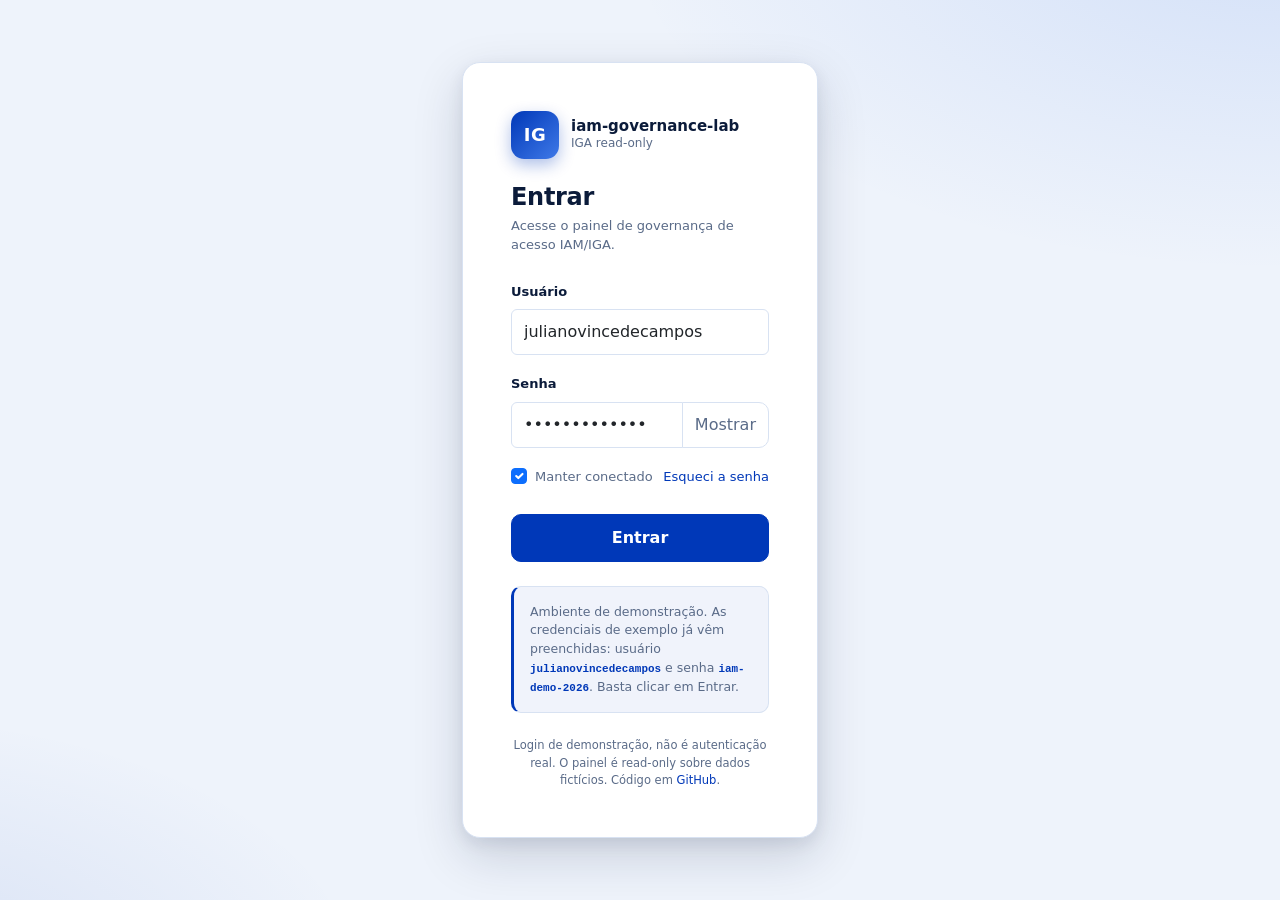
<file: src/iamgov/web/login.html>
<!DOCTYPE html>
<html lang="pt-BR">
<head>
  <meta charset="UTF-8" />
  <meta name="viewport" content="width=device-width, initial-scale=1.0" />
  <title>Entrar | iam-governance-lab</title>
  <link
    rel="stylesheet"
    href="https://cdn.jsdelivr.net/npm/bootstrap@5.3.3/dist/css/bootstrap.min.css"
  />
  <style>
    :root {
      --accent: #0038b8;
      --accent-2: #3f79e8;
      --text: #0b1b3a;
      --muted: #5a6b88;
      --border: #d8e2f2;
    }
    body {
      min-height: 100vh;
      margin: 0;
      color: var(--text);
      font-family: "Segoe UI", system-ui, -apple-system, Roboto, Helvetica, Arial, sans-serif;
      background:
        radial-gradient(1100px 600px at 100% -10%, rgba(63, 121, 232, 0.16), transparent 60%),
        radial-gradient(900px 500px at -10% 110%, rgba(0, 56, 184, 0.10), transparent 55%),
        #eef3fb;
      -webkit-font-smoothing: antialiased;
    }
    .login-card {
      border: 1px solid var(--border);
      border-radius: 18px;
      box-shadow: 0 18px 50px rgba(11, 27, 58, 0.16), 0 6px 16px rgba(11, 27, 58, 0.08);
      background: #ffffff;
    }
    .brand { display: flex; align-items: center; gap: 12px; }
    .brand-mark {
      width: 48px; height: 48px; border-radius: 13px; color: #fff;
      background: linear-gradient(135deg, var(--accent), var(--accent-2));
      display: grid; place-items: center; font-weight: 700; letter-spacing: .5px; font-size: 18px;
      box-shadow: 0 6px 16px rgba(0, 56, 184, 0.32);
    }
    .brand-name { font-weight: 700; font-size: 15px; line-height: 1.1; }
    .brand-sub { color: var(--muted); font-size: 12px; }
    .login-title { font-weight: 700; letter-spacing: -0.3px; }
    .text-muted-2 { color: var(--muted) !important; }
    .form-label { font-size: 13px; font-weight: 600; color: var(--text); }
    .form-control { border-color: var(--border); padding: 10px 12px; }
    .form-control:focus {
      border-color: var(--accent);
      box-shadow: 0 0 0 0.2rem rgba(0, 56, 184, 0.15);
    }
    .btn-accent {
      background: var(--accent); border: 1px solid var(--accent); color: #fff; font-weight: 600;
      padding: 11px 14px; border-radius: 10px; transition: background .15s ease, box-shadow .15s ease;
    }
    .btn-accent:hover { background: #002d97; color: #fff; box-shadow: 0 6px 16px rgba(0, 56, 184, 0.28); }
    .btn-ghost {
      border: 1px solid var(--border); background: #fff; color: var(--muted);
      border-radius: 0 10px 10px 0;
    }
    .btn-ghost:hover { color: var(--accent); border-color: var(--accent); }
    .demo-note {
      background: rgba(0, 56, 184, 0.06);
      border: 1px solid var(--border);
      border-left: 3px solid var(--accent);
      border-radius: 10px; font-size: 12.5px; color: var(--muted);
    }
    .demo-note code { color: var(--accent); font-weight: 700; }
    .foot { font-size: 11.5px; color: var(--muted); }
    a.link { color: var(--accent); text-decoration: none; }
    a.link:hover { text-decoration: underline; }
  </style>
</head>
<body>
  <main class="container">
    <div class="row justify-content-center align-items-center" style="min-height: 100vh;">
      <div class="col-11 col-sm-9 col-md-7 col-lg-5 col-xl-4 py-4">
        <div class="login-card p-4 p-md-5">
          <div class="brand mb-4">
            <span class="brand-mark">IG</span>
            <div>
              <div class="brand-name">iam-governance-lab</div>
              <div class="brand-sub">IGA read-only</div>
            </div>
          </div>

          <h1 class="login-title h4 mb-1">Entrar</h1>
          <p class="text-muted-2 mb-4" style="font-size: 13px;">
            Acesse o painel de governança de acesso IAM/IGA.
          </p>

          <div id="login-error" class="alert alert-danger py-2 px-3 d-none" role="alert" style="font-size: 13px;">
            Usuário ou senha inválidos.
          </div>

          <form id="login-form" novalidate>
            <div class="mb-3">
              <label for="username" class="form-label">Usuário</label>
              <input type="text" class="form-control" id="username" name="username"
                     value="julianovincedecampos" autocomplete="username" required />
            </div>

            <div class="mb-3">
              <label for="password" class="form-label">Senha</label>
              <div class="input-group">
                <input type="password" class="form-control" id="password" name="password"
                       value="iam-demo-2026" autocomplete="current-password" required />
                <button class="btn btn-ghost" type="button" id="toggle-pw" aria-label="Mostrar senha">Mostrar</button>
              </div>
            </div>

            <div class="d-flex align-items-center justify-content-between mb-4">
              <div class="form-check">
                <input class="form-check-input" type="checkbox" id="remember" checked />
                <label class="form-check-label text-muted-2" for="remember" style="font-size: 13px;">
                  Manter conectado
                </label>
              </div>
              <a href="#" class="link" style="font-size: 13px;" id="forgot">Esqueci a senha</a>
            </div>

            <button type="submit" class="btn btn-accent w-100">Entrar</button>
          </form>

          <div class="demo-note mt-4 p-3">
            Ambiente de demonstração. As credenciais de exemplo já vêm preenchidas:
            usuário <code>julianovincedecampos</code> e senha <code>iam-demo-2026</code>.
            Basta clicar em Entrar.
          </div>

          <p class="foot text-center mt-4 mb-0">
            Login de demonstração, não é autenticação real. O painel é read-only sobre dados
            fictícios. Código em
            <a class="link" href="https://github.com/JulianoVinceCampos/iam-governance-lab-web" target="_blank" rel="noopener">GitHub</a>.
          </p>
        </div>
      </div>
    </div>
  </main>

  <script>
    // Gate de demonstração, 100% client-side. Não protege nada de verdade (o painel é público
    // e read-only); serve só para reproduzir a experiência de uma tela de login no portfólio.
    const DEMO_USER = "julianovincedecampos";
    const DEMO_PASS = "iam-demo-2026";

    const form = document.getElementById("login-form");
    const err = document.getElementById("login-error");
    const pw = document.getElementById("password");
    const toggle = document.getElementById("toggle-pw");

    toggle.addEventListener("click", () => {
      const show = pw.type === "password";
      pw.type = show ? "text" : "password";
      toggle.textContent = show ? "Ocultar" : "Mostrar";
    });

    document.getElementById("forgot").addEventListener("click", (e) => {
      e.preventDefault();
      err.classList.remove("d-none");
      err.classList.remove("alert-danger");
      err.classList.add("alert-info");
      err.textContent = "É uma demo: use as credenciais de exemplo já preenchidas.";
    });

    form.addEventListener("submit", (e) => {
      e.preventDefault();
      const u = document.getElementById("username").value.trim();
      const p = pw.value;
      if (u === DEMO_USER && p === DEMO_PASS) {
        const store = document.getElementById("remember").checked ? localStorage : sessionStorage;
        store.setItem("iamgov_demo_auth", "1");
        window.location.replace("/");
      } else {
        err.classList.remove("d-none", "alert-info");
        err.classList.add("alert-danger");
        err.textContent = "Usuário ou senha inválidos. Use as credenciais de exemplo abaixo.";
      }
    });
  </script>
</body>
</html>
</file>
